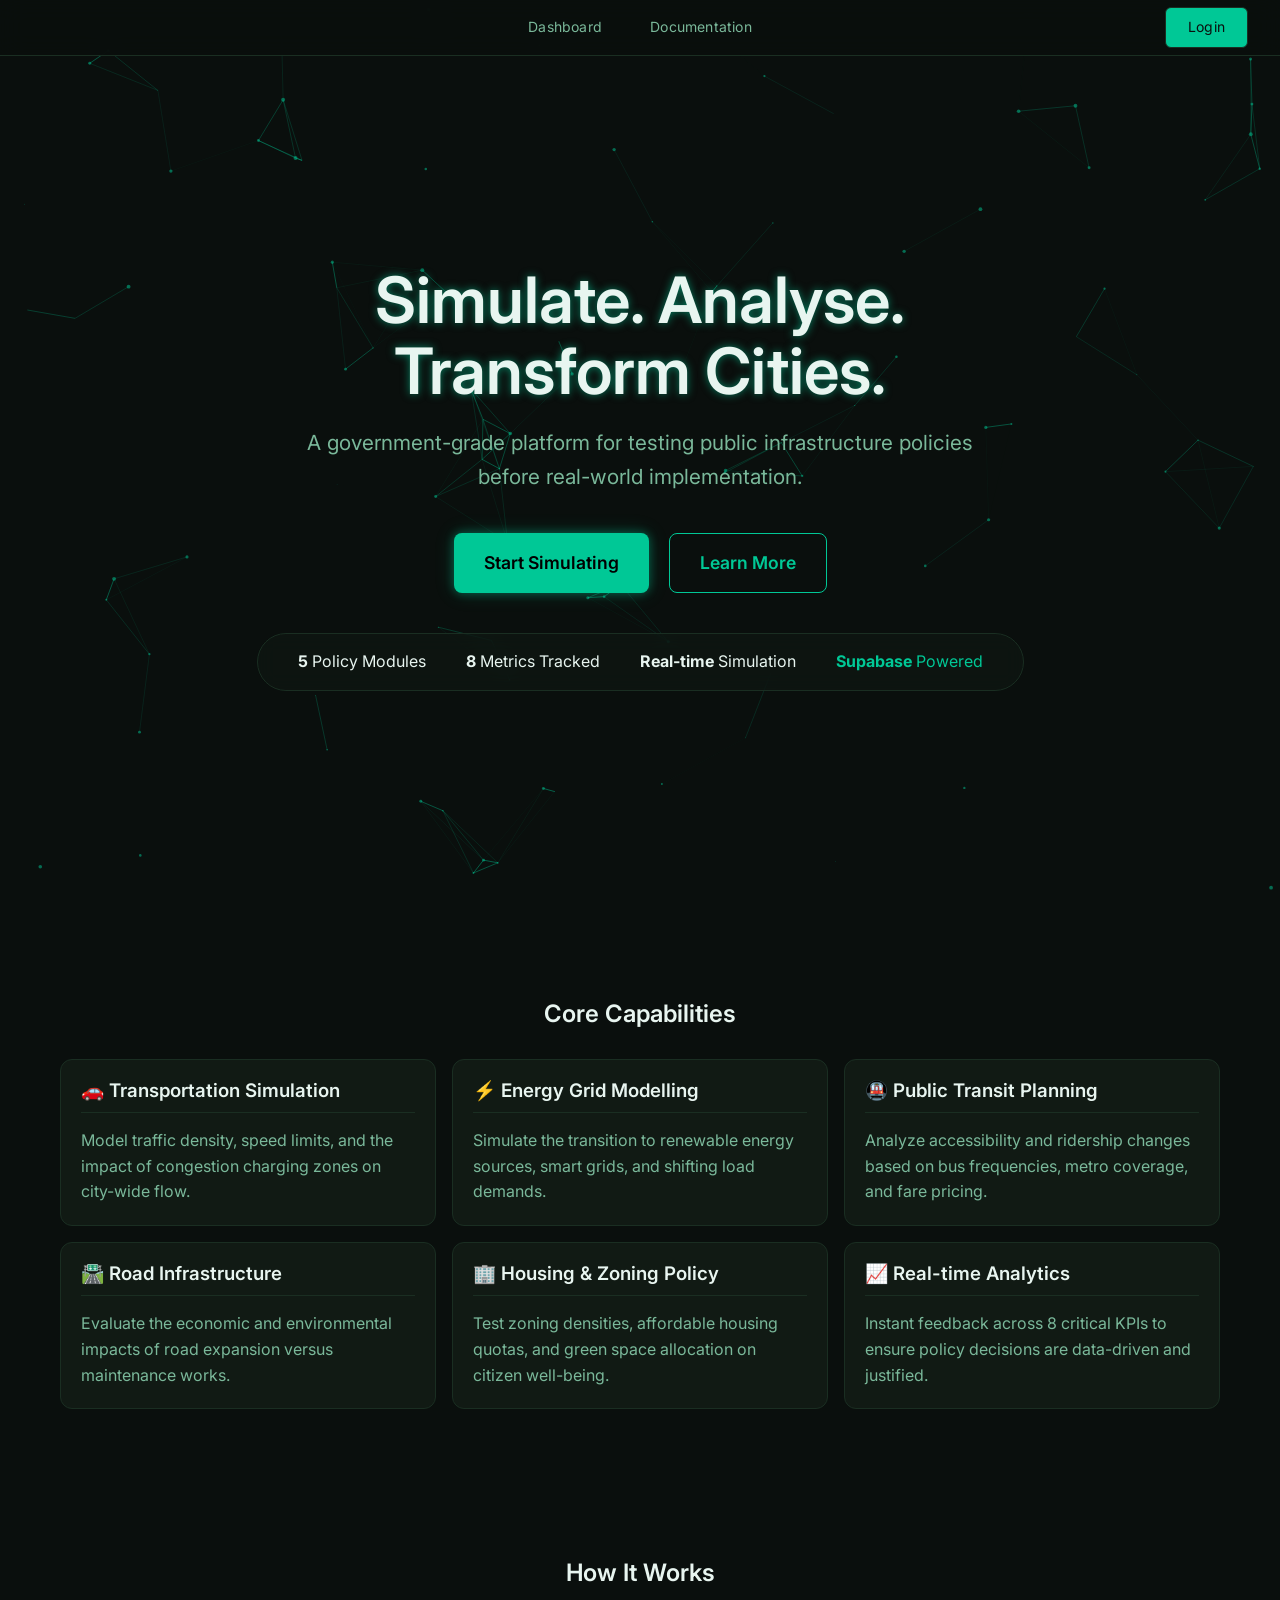
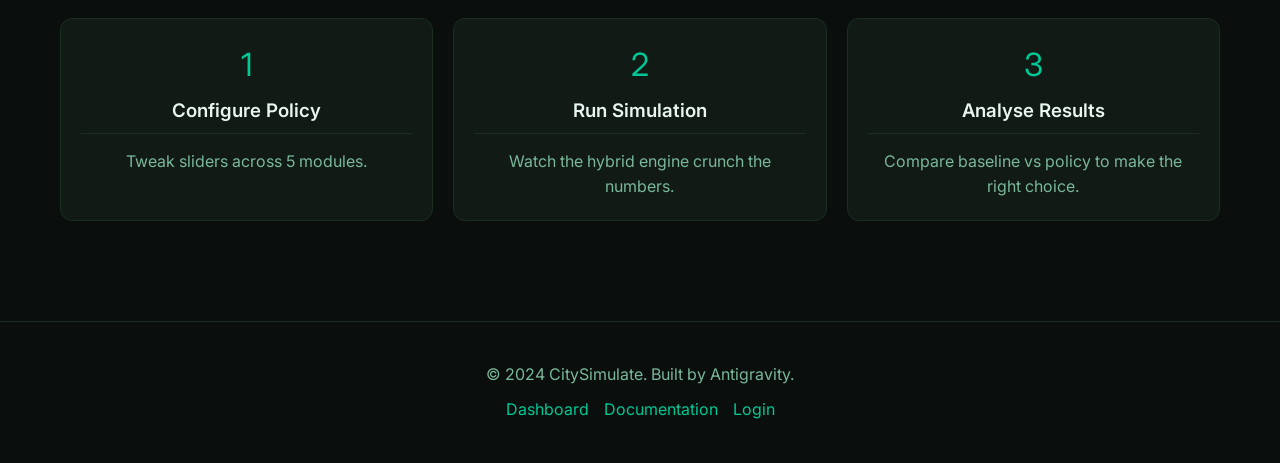
<file: index.html>
<!DOCTYPE html>
<html lang="en">

<head>
    <meta charset="UTF-8">
    <meta name="viewport" content="width=device-width, initial-scale=1.0">
    <title>CitySimulate | Infrastructure Sandbox</title>
    <link rel="stylesheet" href="css/global.css">
    <link rel="stylesheet" href="css/layout.css">
    <link rel="stylesheet" href="css/components.css">
    <style>
        .landing-header {
            position: fixed;
            top: 0;
            left: 0;
            right: 0;
            z-index: 1000;
            height: 56px;
            background: rgba(10, 15, 13, 0.92);
            backdrop-filter: blur(12px);
            -webkit-backdrop-filter: blur(12px);
            border-bottom: 1px solid #1a2e22;
            display: flex;
            align-items: center;
            justify-content: space-between;
            padding: 0 32px;
            box-sizing: border-box;
        }
        .landing-header-left {
            flex: 1;
        }
        .landing-nav {
            position: absolute;
            left: 50%;
            transform: translateX(-50%);
            display: flex;
            align-items: center;
            gap: 8px;
            margin: 0;
            padding: 0;
        }
        .landing-header-right {
            flex: 1;
            display: flex;
            justify-content: flex-end;
            align-items: center;
        }
        .landing-nav-link {
            display: inline-block;
            padding: 8px 20px;
            font-size: 14px;
            font-weight: 400;
            color: #7ab89a;
            text-decoration: none;
            border-radius: 6px;
            letter-spacing: 0.2px;
            transition: background 0.2s ease, color 0.2s ease;
            white-space: nowrap;
        }
        .landing-nav-link:hover {
            background: rgba(0, 200, 150, 0.08);
            color: #e8f5f0;
        }
        .landing-nav-login {
            color: #e8f5f0;
            background: transparent;
            font-weight: 400;
            padding: 8px 22px;
            border: 1px solid #1a2e22;
        }
        .landing-nav-login:hover {
            background: rgba(0, 200, 150, 0.08);
            color: #e8f5f0;
            border-color: #2a4a35;
        }
        @media (max-width: 600px) {
            .landing-header {
                padding: 0 16px;
            }
            .landing-nav {
                gap: 2px;
            }
            .landing-nav-link {
                padding: 7px 10px;
                font-size: 12px;
            }
        }
    </style>
</head>

<body>
    <header class="landing-header">
        <div class="landing-header-left"></div>

        <nav class="landing-nav">
            <a href="dashboard.html" class="landing-nav-link" id="nav-dashboard">Dashboard</a>
            <a href="docs.html" class="landing-nav-link" id="nav-docs">Documentation</a>
        </nav>

        <div class="landing-header-right">
            <a href="login.html" class="landing-nav-link landing-nav-login" id="nav-login">Login</a>
        </div>
    </header>

    <div class="hero" style="padding-top: 56px;">
        <canvas id="canvas-bg"></canvas>
        <div class="hero-content">
            <h1 class="glow-text">Simulate. Analyse.<br>Transform Cities.</h1>
            <p>A government-grade platform for testing public infrastructure policies before real-world implementation.
            </p>
            <div style="display:flex; gap:20px; justify-content:center; margin-bottom: 40px;">
                <a href="dashboard.html" class="btn btn-primary btn-large">Start Simulating</a>
                <a href="docs.html" class="btn btn-ghost btn-large">Learn More</a>
            </div>

            <div class="stats-bar card"
                style="display: inline-flex; gap: 40px; justify-content: center; padding: 15px 40px; border-radius: 50px; background: rgba(17,26,20,0.5); backdrop-filter: blur(10px);">
                <div><strong>5</strong> Policy Modules</div>
                <div><strong>8</strong> Metrics Tracked</div>
                <div><strong>Real-time</strong> Simulation</div>
                <div style="color:var(--color-primary)"><strong>Supabase</strong> Powered</div>
            </div>
        </div>
    </div>

    <div class="container section" style="padding: 100px 20px;">
        <h2 class="text-center mb-3">Core Capabilities</h2>
        <div class="kpi-grid" style="grid-template-columns: repeat(auto-fit, minmax(300px, 1fr));">
            <div class="card">
                <h3>🚗 Transportation Simulation</h3>
                <p class="text-secondary">Model traffic density, speed limits, and the impact of congestion charging
                    zones on city-wide flow.</p>
            </div>
            <div class="card">
                <h3>⚡ Energy Grid Modelling</h3>
                <p class="text-secondary">Simulate the transition to renewable energy sources, smart grids, and shifting
                    load demands.</p>
            </div>
            <div class="card">
                <h3>🚇 Public Transit Planning</h3>
                <p class="text-secondary">Analyze accessibility and ridership changes based on bus frequencies, metro
                    coverage, and fare pricing.</p>
            </div>
            <div class="card">
                <h3>🛣️ Road Infrastructure</h3>
                <p class="text-secondary">Evaluate the economic and environmental impacts of road expansion versus
                    maintenance works.</p>
            </div>
            <div class="card">
                <h3>🏢 Housing & Zoning Policy</h3>
                <p class="text-secondary">Test zoning densities, affordable housing quotas, and green space allocation
                    on citizen well-being.</p>
            </div>
            <div class="card">
                <h3>📈 Real-time Analytics</h3>
                <p class="text-secondary">Instant feedback across 8 critical KPIs to ensure policy decisions are
                    data-driven and justified.</p>
            </div>
        </div>
    </div>

    <div class="container section" style="padding: 50px 20px 100px; text-align: center;">
        <h2 class="mb-3">How It Works</h2>
        <div style="display: flex; gap: 20px; justify-content: center; flex-wrap: wrap;">
            <div class="card" style="flex: 1; min-width: 250px;">
                <div style="font-size: 2rem; color: var(--color-primary); margin-bottom: 10px;">1</div>
                <h3>Configure Policy</h3>
                <p class="text-secondary">Tweak sliders across 5 modules.</p>
            </div>
            <div class="card" style="flex: 1; min-width: 250px;">
                <div style="font-size: 2rem; color: var(--color-primary); margin-bottom: 10px;">2</div>
                <h3>Run Simulation</h3>
                <p class="text-secondary">Watch the hybrid engine crunch the numbers.</p>
            </div>
            <div class="card" style="flex: 1; min-width: 250px;">
                <div style="font-size: 2rem; color: var(--color-primary); margin-bottom: 10px;">3</div>
                <h3>Analyse Results</h3>
                <p class="text-secondary">Compare baseline vs policy to make the right choice.</p>
            </div>
        </div>
    </div>

    <footer
        style="text-align: center; padding: 40px; border-top: 1px solid var(--border-color); color: var(--text-secondary);">
        <p>&copy; 2024 CitySimulate. Built by Antigravity.</p>
        <div style="margin-top: 10px; display: flex; gap: 15px; justify-content: center;">
            <a href="dashboard.html">Dashboard</a>
            <a href="docs.html">Documentation</a>
            <a href="login.html">Login</a>
        </div>
    </footer>

    <!-- Background Animation Script -->
    <script>
        const canvas = document.getElementById('canvas-bg');
        const ctx = canvas.getContext('2d');
        canvas.width = window.innerWidth;
        canvas.height = window.innerHeight;

        const dots = [];
        for (let i = 0; i < 100; i++) {
            dots.push({
                x: Math.random() * canvas.width,
                y: Math.random() * canvas.height,
                vx: (Math.random() - 0.5) * 0.5,
                vy: (Math.random() - 0.5) * 0.5,
                radius: Math.random() * 2
            });
        }

        function draw() {
            ctx.clearRect(0, 0, canvas.width, canvas.height);
            ctx.fillStyle = '#00c896';

            dots.forEach(dot => {
                dot.x += dot.vx;
                dot.y += dot.vy;

                if (dot.x < 0 || dot.x > canvas.width) dot.vx *= -1;
                if (dot.y < 0 || dot.y > canvas.height) dot.vy *= -1;

                ctx.beginPath();
                ctx.arc(dot.x, dot.y, dot.radius, 0, Math.PI * 2);
                ctx.globalAlpha = 0.5;
                ctx.fill();
            });

            // Draw lines between close dots
            for (let i = 0; i < dots.length; i++) {
                for (let j = i + 1; j < dots.length; j++) {
                    const dx = dots[i].x - dots[j].x;
                    const dy = dots[i].y - dots[j].y;
                    const dist = Math.sqrt(dx * dx + dy * dy);

                    if (dist < 100) {
                        ctx.beginPath();
                        ctx.strokeStyle = '#00c896';
                        ctx.globalAlpha = 1 - (dist / 100);
                        ctx.lineWidth = 0.5;
                        ctx.moveTo(dots[i].x, dots[i].y);
                        ctx.lineTo(dots[j].x, dots[j].y);
                        ctx.stroke();
                    }
                }
            }
            requestAnimationFrame(draw);
        }
        draw();

        window.addEventListener('resize', () => {
            canvas.width = window.innerWidth;
            canvas.height = window.innerHeight;
        });
    </script>

    <script>
        (function() {
            var path = window.location.pathname;
            var links = document.querySelectorAll('.landing-nav-link');
            links.forEach(function(link) {
                if (link.href && window.location.href.indexOf(link.getAttribute('href')) > -1) {
                    link.style.color = '#00c896';
                    link.style.background = 'rgba(0, 200, 150, 0.1)';
                }
            });
            var loginBtn = document.getElementById('nav-login');
            if (loginBtn) {
                loginBtn.style.color = '#0a0f0d';
                loginBtn.style.background = '#00c896';
            }
        })();
    </script>
</body>

</html>
</file>
<file: css/global.css>
@import url('https://fonts.googleapis.com/css2?family=Inter:wght@300;400;500;600;700&display=swap');

:root {
  --bg-primary: #0a0f0d;
  --bg-surface: #111a14;
  --color-primary: #00c896;
  --color-secondary: #00e6b0;
  --text-primary: #e8f5f0;
  --text-secondary: #7ab89a;
  --border-color: #1a2e22;
  --radius-card: 12px;
  --radius-button: 8px;
  --glow-primary: 0 0 10px rgba(0, 200, 150, 0.4), 0 0 20px rgba(0, 200, 150, 0.2);
  --glow-text: 0 0 8px rgba(0, 200, 150, 0.6);
  --transition: 0.3s ease;
}

* {
  margin: 0;
  padding: 0;
  box-sizing: border-box;
}

body {
  font-family: 'Inter', sans-serif;
  background-color: var(--bg-primary);
  color: var(--text-primary);
  line-height: 1.6;
  overflow-x: hidden;
}

a {
  color: var(--color-primary);
  text-decoration: none;
  transition: color var(--transition);
}

a:hover {
  color: var(--color-secondary);
}

h1, h2, h3, h4, h5, h6 {
  color: var(--text-primary);
  font-weight: 600;
  line-height: 1.2;
}

/* Scrollbar */
::-webkit-scrollbar {
  width: 8px;
  height: 8px;
}
::-webkit-scrollbar-track {
  background: var(--bg-primary);
}
::-webkit-scrollbar-thumb {
  background: var(--border-color);
  border-radius: 4px;
}
::-webkit-scrollbar-thumb:hover {
  background: var(--color-primary);
}
</file>
<file: css/layout.css>
.container {
  max-width: 1200px;
  margin: 0 auto;
  padding: 0 20px;
}

.hero {
  position: relative;
  min-height: 100vh;
  display: flex;
  align-items: center;
  justify-content: center;
  overflow: hidden;
}

#canvas-bg {
  position: absolute;
  top: 0;
  left: 0;
  width: 100%;
  height: 100%;
  z-index: 0;
}

.hero-content {
  position: relative;
  z-index: 1;
  text-align: center;
  max-width: 900px;
  padding: 0 20px;
}

.hero-content h1 {
  font-size: 4rem;
  line-height: 1.1;
  margin-bottom: 20px;
}

.hero-content p {
  font-size: 1.3rem;
  color: var(--text-secondary);
  margin-bottom: 40px;
  max-width: 700px;
  margin-left: auto;
  margin-right: auto;
}

.section {
  padding: 80px 20px;
}


.navbar {
  height: 60px;
  min-height: 60px;
  padding: 0 32px;
  display: flex;
  align-items: center;
  justify-content: space-between;
  box-sizing: border-box;
  gap: 24px;
  background-color: rgba(17, 26, 20, 0.8);
  backdrop-filter: blur(10px);
  border-bottom: 1px solid var(--border-color);
  position: sticky;
  top: 0;
  z-index: 100;
}

.nav-links {
  display: flex;
  align-items: center;
  gap: 6px;
  list-style: none;
  margin: 0;
  padding: 0;
  flex-wrap: nowrap;
}

.nav-links a {
  color: var(--text-secondary);
  padding: 8px 14px;
  border-radius: 6px;
  font-size: 13px;
  font-weight: 500;
  letter-spacing: 0.3px;
  white-space: nowrap;
  text-decoration: none;
  transition: background 0.2s ease, color 0.2s ease;
  display: inline-block;
}

.nav-links a:hover {
  color: var(--text-primary);
  background: rgba(0, 200, 150, 0.1);
}

.nav-links a.active {
  color: var(--text-primary);
  background: rgba(0, 200, 150, 0.15);
}

.nav-right {
  display: flex;
  align-items: center;
  gap: 12px;
  flex-shrink: 0;
  margin-left: 8px;
}

.dashboard-layout {
  display: flex;
  height: calc(100vh - 60px);
}

.sidebar {
  width: 280px;
  background-color: var(--bg-surface);
  border-right: 1px solid var(--border-color);
  padding: 20px;
  overflow-y: auto;
  display: flex;
  flex-direction: column;
  gap: 20px;
}

.main-content {
  flex: 1;
  display: flex;
  flex-direction: column;
  position: relative;
  overflow-y: auto;
}

.map-container {
  flex: 1;
  min-height: 400px;
  width: 100%;
  position: relative;
  z-index: 1;
}

.dashboard-bottom {
  border-top: 1px solid var(--border-color);
  background-color: var(--bg-primary);
  padding: 20px;
}

.kpi-grid {
  display: grid;
  grid-template-columns: repeat(4, 1fr);
  grid-template-rows: repeat(2, auto);
  gap: 16px;
  width: 100%;
  box-sizing: border-box;
  align-items: stretch;
}

@media (max-width: 1100px) {
  .kpi-grid {
    grid-template-columns: repeat(4, 1fr);
    gap: 12px;
  }
}

@media (max-width: 700px) {
  .kpi-grid {
    grid-template-columns: repeat(2, 1fr);
    grid-template-rows: repeat(4, auto);
    gap: 10px;
  }
  .kpi-card .kpi-value {
    font-size: 22px;
  }
}

@media (max-width: 400px) {
  .kpi-grid {
    grid-template-columns: repeat(2, 1fr);
    gap: 8px;
  }
  .kpi-card {
    padding: 14px 8px;
  }
  .kpi-card .kpi-value {
    font-size: 18px;
  }
}

.two-column {
  display: grid;
  grid-template-columns: 350px 1fr;
  gap: 30px;
  align-items: flex-start;
}

.three-area {
  display: flex;
  flex-direction: column;
  gap: 30px;
  padding: 20px;
}

.docs-layout {
  display: grid;
  grid-template-columns: 250px 1fr;
  gap: 40px;
}

.compare-layout {
  display: grid;
  grid-template-columns: 1fr 400px 1fr;
  gap: 20px;
  padding: 20px;
}

@media (max-width: 1100px) {
  .nav-links a {
    padding: 7px 10px;
    font-size: 12px;
  }
  .navbar {
    padding: 0 20px;
    gap: 16px;
  }
}

@media (max-width: 900px) {
  .nav-links {
    gap: 2px;
  }
  .nav-links a {
    padding: 6px 8px;
    font-size: 11px;
  }
}

@media (max-width: 768px) {
  .hero-content h1 {
    font-size: 2.5rem;
  }
  .hero-content p {
    font-size: 1.1rem;
  }
  .dashboard-layout {
    flex-direction: column;
  }
  .sidebar {
    width: 100%;
    height: auto;
    max-height: 40vh;
    border-right: none;
    border-bottom: 1px solid var(--border-color);
  }
  .two-column {
    grid-template-columns: 1fr;
  }
  .nav-links {
    display: none;
  }
  .nav-links.open {
    display: flex;
    flex-direction: column;
    position: absolute;
    top: 60px;
    left: 0;
    right: 0;
    background: var(--bg-surface, #111a14);
    border-bottom: 1px solid var(--border-color, #1a2e22);
    padding: 12px 20px;
    gap: 4px;
    z-index: 999;
  }
  .docs-layout {
    grid-template-columns: 1fr;
  }
  .compare-layout {
    grid-template-columns: 1fr;
  }
  .compare-chart-center {
    order: -1;
  }
}
</file>
<file: css/components.css>
.btn {
  display: inline-flex;
  align-items: center;
  justify-content: center;
  padding: 10px 20px;
  border-radius: var(--radius-button);
  font-family: 'Inter', sans-serif;
  font-weight: 600;
  cursor: pointer;
  transition: all var(--transition);
  border: none;
  background: transparent;
  gap: 8px;
  text-decoration: none;
}

.btn-primary {
  background-color: var(--color-primary);
  color: #000;
  box-shadow: var(--glow-primary);
}

.btn-primary:hover {
  background-color: var(--color-secondary);
  box-shadow: 0 0 15px rgba(0, 230, 176, 0.6);
  transform: translateY(-2px);
}

.btn-ghost {
  border: 1px solid var(--color-primary);
  color: var(--color-primary);
}

.btn-ghost:hover {
  background-color: rgba(0, 200, 150, 0.1);
  box-shadow: var(--glow-primary);
}

.btn-block {
  width: 100%;
}

.btn-large {
  padding: 15px 30px;
  font-size: 1.1rem;
}

.card {
  background-color: var(--bg-surface);
  border: 1px solid var(--border-color);
  border-radius: var(--radius-card);
  padding: 20px;
  transition: transform var(--transition), box-shadow var(--transition);
}

.card:hover {
  transform: translateY(-2px);
  box-shadow: 0 10px 20px rgba(0,0,0,0.3), 0 0 10px rgba(0, 200, 150, 0.05);
}

.card h3 {
  margin-bottom: 15px;
  padding-bottom: 10px;
  border-bottom: 1px solid var(--border-color);
}

.kpi-card {
  display: flex;
  flex-direction: column;
  align-items: center;
  justify-content: flex-start;
  text-align: center;
  padding: 20px 12px;
  background: var(--bg-surface, #111a14);
  border: 1px solid var(--border-color, #1a2e22);
  border-radius: var(--radius-card, 12px);
  box-sizing: border-box;
  min-width: 0;
  width: 100%;
  transition: box-shadow 0.3s ease, border-color 0.3s ease;
}

.kpi-card.improved {
  border-color: var(--color-primary, #00c896);
  box-shadow: 0 0 16px rgba(0, 200, 150, 0.15);
}

.kpi-card.worsened {
  border-color: var(--color-danger, #e05050);
  box-shadow: 0 0 16px rgba(224, 80, 80, 0.15);
}

.kpi-card .kpi-icon {
  font-size: 28px;
  margin-bottom: 8px;
  display: block;
}

.kpi-card .kpi-label {
  font-size: 12px;
  color: var(--text-secondary, #7ab89a);
  margin-bottom: 10px;
  display: block;
  line-height: 1.3;
}

.kpi-card .kpi-value {
  font-size: 26px;
  font-weight: 700;
  color: var(--color-primary, #00c896);
  margin-bottom: 4px;
  display: block;
}

.kpi-card .kpi-baseline {
  font-size: 11px;
  color: var(--text-muted, #4a7a5a);
  margin-bottom: 8px;
  display: block;
}

.kpi-card .kpi-change {
  margin-top: auto;
  display: block;
}

.kpi-card .metric-header {
  display: flex;
  align-items: center;
  gap: 8px;
  color: var(--text-secondary);
  font-size: 0.85rem;
  text-transform: uppercase;
  letter-spacing: 0.5px;
}

.kpi-card .metric-value {
  font-size: 1.8rem;
  font-weight: 700;
  color: var(--text-primary);
}

.kpi-card .metric-change {
  font-size: 0.85rem;
  font-weight: 500;
  display: flex;
  align-items: center;
  gap: 4px;
}

.metric-change.positive { color: var(--color-primary); }
.metric-change.negative { color: #e05050; }
.metric-change.neutral { color: var(--text-secondary); }

/* Forms */
.input-group {
  margin-bottom: 15px;
}
.input-group label {
  display: flex;
  justify-content: space-between;
  margin-bottom: 8px;
  color: var(--text-secondary);
  font-size: 0.9rem;
}
.input-group .val-display {
  color: var(--color-primary);
  font-weight: 600;
}
.input-group input[type="text"],
.input-group input[type="email"],
.input-group input[type="password"],
.input-group input[type="number"],
.input-group select,
.input-group textarea {
  width: 100%;
  padding: 10px 15px;
  border-radius: var(--radius-button);
  background-color: var(--bg-primary);
  border: 1px solid var(--border-color);
  color: var(--text-primary);
  font-family: 'Inter', sans-serif;
  transition: border-color var(--transition);
}
.input-group input:focus,
.input-group select:focus,
.input-group textarea:focus {
  outline: none;
  border-color: var(--color-primary);
  box-shadow: 0 0 0 1px var(--color-primary);
}

/* Custom Teal Slider */
input[type=range] {
  -webkit-appearance: none;
  width: 100%;
  background: transparent;
  padding: 10px 0;
}
input[type=range]::-webkit-slider-thumb {
  -webkit-appearance: none;
  height: 16px;
  width: 16px;
  border-radius: 50%;
  background: var(--color-primary);
  cursor: pointer;
  margin-top: -6px;
  box-shadow: var(--glow-primary);
}
input[type=range]::-webkit-slider-runnable-track {
  width: 100%;
  height: 4px;
  cursor: pointer;
  background: var(--border-color);
  border-radius: 2px;
}
input[type=range]:focus {
  outline: none;
}
input[type=range]:focus::-webkit-slider-runnable-track {
  background: #2a4a35;
}

/* Custom Checkbox Toggle */
.toggle-switch {
  display: flex;
  align-items: center;
  justify-content: space-between;
  margin-bottom: 15px;
}
.toggle-switch label {
  color: var(--text-secondary);
  font-size: 0.9rem;
  margin-bottom: 0;
}
.switch {
  position: relative;
  display: inline-block;
  width: 44px;
  height: 24px;
}
.switch input {
  opacity: 0;
  width: 0;
  height: 0;
}
.slider {
  position: absolute;
  cursor: pointer;
  top: 0;
  left: 0;
  right: 0;
  bottom: 0;
  background-color: var(--border-color);
  transition: .4s;
  border-radius: 24px;
}
.slider:before {
  position: absolute;
  content: "";
  height: 16px;
  width: 16px;
  left: 4px;
  bottom: 4px;
  background-color: var(--text-primary);
  transition: .4s;
  border-radius: 50%;
}
input:checked + .slider {
  background-color: var(--color-primary);
  box-shadow: 0 0 8px rgba(0, 200, 150, 0.4);
}
input:checked + .slider:before {
  transform: translateX(20px);
  background-color: #000;
}

/* Tabs */
.tabs {
  display: flex;
  gap: 5px;
  border-bottom: 1px solid var(--border-color);
  margin-bottom: 20px;
  overflow: hidden;
  overflow-x: hidden;
  overflow-y: hidden;
  scrollbar-width: none;
  -ms-overflow-style: none;
}
.tabs::-webkit-scrollbar {
  display: none;
  width: 0;
  height: 0;
}

/* Hide sidebar scrollbar */
.sidebar {
  scrollbar-width: none;
  -ms-overflow-style: none;
}
.sidebar::-webkit-scrollbar {
  display: none;
  width: 0;
  height: 0;
}
.tab-btn {
  background: transparent;
  border: none;
  color: var(--text-secondary);
  font-size: 0.9rem;
  cursor: pointer;
  padding: 10px 15px;
  white-space: nowrap;
  border-bottom: 2px solid transparent;
  transition: all var(--transition);
  outline: none;
}
.tab-btn:hover {
  color: var(--text-primary);
}
.tab-btn.active {
  color: var(--color-primary);
  font-weight: 600;
  border-bottom: 2px solid var(--color-primary);
}
.tab-content {
  display: none;
}
.tab-content.active {
  display: block;
}

.logo {
  font-size: 18px;
  font-weight: 700;
  letter-spacing: 0.5px;
  white-space: nowrap;
  flex-shrink: 0;
  margin-right: 8px;
  color: var(--text-primary);
  text-shadow: var(--glow-text);
  display: flex;
  align-items: center;
  gap: 10px;
}

.avatar {
  width: 32px;
  height: 32px;
  border-radius: 50%;
  background-color: var(--color-primary);
  display: flex;
  align-items: center;
  justify-content: center;
  color: #000;
  font-weight: 700;
  font-size: 0.9rem;
}

.badge {
  display: inline-block;
  padding: 4px 8px;
  border-radius: 12px;
  font-size: 0.75rem;
  font-weight: 600;
  background-color: rgba(0, 200, 150, 0.1);
  color: var(--color-primary);
  border: 1px solid rgba(0, 200, 150, 0.2);
}

/* Loading Spinner */
.spinner {
  width: 40px;
  height: 40px;
  border: 4px solid rgba(0, 200, 150, 0.1);
  border-left-color: var(--color-primary);
  border-radius: 50%;
  animation: spin 1s linear infinite;
  margin: 20px auto;
}
@keyframes spin {
  to { transform: rotate(360deg); }
}

/* Utility */
.text-center { text-align: center; }
.mb-1 { margin-bottom: 10px; }
.mb-2 { margin-bottom: 20px; }
.mb-3 { margin-bottom: 30px; }
.mt-1 { margin-top: 10px; }
.mt-2 { margin-top: 20px; }
.flex-between { display: flex; justify-content: space-between; align-items: center; }
.text-primary { color: var(--color-primary); text-shadow: var(--glow-text); }
.text-secondary { color: var(--text-secondary); }
.glow-text { text-shadow: var(--glow-text); }

/* ═══════════════════════════════════════ */
/* NEW FEATURE STYLES                      */
/* ═══════════════════════════════════════ */

/* Purple ghost button variant */
.btn-ghost-purple {
  border: 1px solid #7c3aed;
  color: #a78bfa;
  background: transparent;
  display: inline-flex;
  align-items: center;
  justify-content: center;
  padding: 10px 20px;
  border-radius: var(--radius-button);
  font-family: 'Inter', sans-serif;
  font-weight: 600;
  cursor: pointer;
  transition: all var(--transition);
  gap: 8px;
  text-decoration: none;
  width: 100%;
}
.btn-ghost-purple:hover {
  background: rgba(139,92,246,0.1);
  box-shadow: 0 0 15px rgba(139,92,246,0.3);
}
.btn-ghost-purple.active {
  background: rgba(139,92,246,0.15);
  box-shadow: 0 0 20px rgba(139,92,246,0.4);
  border-color: #a78bfa;
}

/* Collapsible sidebar sections */
.sidebar-section {
  border-bottom: 1px solid var(--border-color);
  padding-bottom: 15px;
}
.sidebar-section-header {
  display: flex;
  align-items: center;
  justify-content: space-between;
  cursor: pointer;
  padding: 8px 0;
  color: var(--text-secondary);
  font-size: 0.85rem;
  font-weight: 600;
  text-transform: uppercase;
  letter-spacing: 0.5px;
  user-select: none;
}
.sidebar-section-header:hover { color: var(--text-primary); }
.sidebar-section-header .chevron {
  transition: transform 0.2s ease;
  font-size: 0.7rem;
}
.sidebar-section-header.collapsed .chevron { transform: rotate(-90deg); }
.sidebar-section-body { overflow: hidden; transition: max-height 0.3s ease; }
.sidebar-section-body.collapsed { max-height: 0 !important; padding: 0; }

/* Active items mini-list */
.active-items-list {
  max-height: 200px;
  overflow-y: auto;
  margin-top: 10px;
}
.active-item {
  display: flex;
  align-items: center;
  gap: 8px;
  padding: 6px 10px;
  background: rgba(139,92,246,0.08);
  border: 1px solid rgba(139,92,246,0.15);
  border-radius: 6px;
  margin-bottom: 5px;
  font-size: 0.8rem;
  color: var(--text-secondary);
}
.active-item .dot {
  width: 8px; height: 8px; border-radius: 50%; flex-shrink: 0;
}
.active-item .item-label { flex: 1; overflow: hidden; text-overflow: ellipsis; white-space: nowrap; }
.active-item .remove-btn {
  background: none; border: none; color: #e05050; cursor: pointer;
  font-size: 0.9rem; padding: 0 4px; opacity: 0.6; transition: opacity 0.2s;
}
.active-item .remove-btn:hover { opacity: 1; }

/* Bus stop marker */
.bus-stop-marker {
  background: rgba(139,92,246,0.3);
  border: 2px solid #7c3aed;
  border-radius: 50%;
  display: flex; align-items: center; justify-content: center;
  font-size: 12px;
  width: 24px; height: 24px;
  box-shadow: 0 0 12px rgba(139,92,246,0.6);
}

/* Marching ants animation for bus route drawing */
@keyframes marchingAnts {
  to { stroke-dashoffset: -16; }
}
.bus-route-drawing { animation: marchingAnts 0.6s linear infinite; }

/* Animated bus icon */
.bus-icon-marker {
  font-size: 20px;
  filter: drop-shadow(0 0 6px rgba(139,92,246,0.8));
  transition: transform 0.1s linear;
}

/* Route label tooltip */
.route-label {
  background: rgba(10,15,13,0.85);
  backdrop-filter: blur(12px);
  border: 1px solid rgba(139,92,246,0.3);
  border-radius: 6px;
  padding: 4px 10px;
  color: #a78bfa;
  font-size: 0.75rem;
  font-weight: 600;
  white-space: nowrap;
  pointer-events: none;
}

/* Infrastructure marker */
.infra-marker {
  background: rgba(139,92,246,0.15);
  border: 1.5px solid rgba(139,92,246,0.5);
  border-radius: 8px;
  display: flex; align-items: center; justify-content: center;
  font-size: 20px;
  width: 40px; height: 40px;
  backdrop-filter: blur(8px);
  box-shadow: 0 0 15px rgba(139,92,246,0.3);
  transition: all 0.2s ease;
  cursor: pointer;
}
.infra-marker:hover {
  box-shadow: 0 0 25px rgba(139,92,246,0.6);
  transform: scale(1.1);
}

/* Infrastructure picker panel */
.infra-picker {
  position: absolute;
  bottom: 70px; left: 50%;
  transform: translateX(-50%);
  z-index: 1000;
  background: rgba(10,15,13,0.92);
  backdrop-filter: blur(16px);
  border: 1px solid rgba(139,92,246,0.25);
  border-radius: 12px;
  padding: 15px;
  min-width: 380px;
  box-shadow: 0 10px 40px rgba(0,0,0,0.5);
}
.infra-picker .tab-row {
  display: flex; gap: 5px; margin-bottom: 12px;
  border-bottom: 1px solid var(--border-color); padding-bottom: 8px;
}
.infra-picker .tab-row button {
  background: transparent; border: none; color: var(--text-secondary);
  font-size: 0.8rem; cursor: pointer; padding: 6px 12px; border-radius: 6px;
  transition: all 0.2s;
}
.infra-picker .tab-row button.active {
  background: rgba(139,92,246,0.15); color: #a78bfa;
}
.infra-picker .icon-grid {
  display: grid; grid-template-columns: repeat(4, 1fr); gap: 8px;
}
.infra-picker .icon-grid button {
  display: flex; flex-direction: column; align-items: center; gap: 4px;
  background: rgba(139,92,246,0.06); border: 1px solid rgba(139,92,246,0.12);
  border-radius: 8px; padding: 10px 5px; cursor: pointer;
  color: var(--text-secondary); font-size: 0.7rem; transition: all 0.2s;
}
.infra-picker .icon-grid button:hover {
  background: rgba(139,92,246,0.15); border-color: rgba(139,92,246,0.4);
  color: var(--text-primary);
}
.infra-picker .icon-grid button .emoji { font-size: 1.5rem; }
.infra-placing-bar {
  position: absolute; bottom: 20px; left: 50%; transform: translateX(-50%);
  z-index: 1000; background: rgba(10,15,13,0.9); backdrop-filter: blur(12px);
  border: 1px solid rgba(139,92,246,0.3); border-radius: 8px;
  padding: 8px 16px; color: #a78bfa; font-size: 0.85rem;
  display: flex; align-items: center; gap: 10px;
  box-shadow: 0 5px 20px rgba(0,0,0,0.4);
}
.infra-placing-bar .cancel-btn {
  background: none; border: 1px solid rgba(239,68,68,0.4);
  color: #ef4444; padding: 3px 8px; border-radius: 4px;
  cursor: pointer; font-size: 0.75rem;
}

/* Traffic region label */
.traffic-label {
  background: rgba(10,15,13,0.8);
  backdrop-filter: blur(8px);
  border-radius: 6px;
  padding: 4px 8px;
  font-size: 0.7rem;
  color: var(--text-primary);
  white-space: nowrap;
  text-align: center;
  pointer-events: none;
  border: 1px solid rgba(255,255,255,0.1);
}

/* Traffic intensity popup */
.traffic-popup {
  background: rgba(10,15,13,0.95);
  backdrop-filter: blur(16px);
  border: 1px solid rgba(139,92,246,0.3);
  border-radius: 10px;
  padding: 12px;
  min-width: 200px;
}
.traffic-popup h4 {
  color: var(--text-primary);
  font-size: 0.85rem;
  margin-bottom: 10px;
  text-align: center;
}
.traffic-popup .intensity-btns {
  display: grid; grid-template-columns: 1fr 1fr; gap: 6px;
}
.traffic-popup .intensity-btn {
  padding: 8px; border-radius: 6px; border: none; cursor: pointer;
  font-size: 0.8rem; font-weight: 600; transition: all 0.2s;
  display: flex; align-items: center; justify-content: center; gap: 4px;
}
.traffic-popup .intensity-btn:hover { transform: scale(1.05); }
.traffic-popup .intensity-btn.low { background: rgba(34,197,94,0.25); color: #22c55e; }
.traffic-popup .intensity-btn.medium { background: rgba(234,179,8,0.25); color: #eab308; }
.traffic-popup .intensity-btn.high { background: rgba(239,68,68,0.25); color: #ef4444; }
.traffic-popup .intensity-btn.critical { background: rgba(139,92,246,0.25); color: #7c3aed; }

/* Glassmorphism popup for route naming */
.route-popup {
  background: rgba(10,15,13,0.95);
  backdrop-filter: blur(16px);
  border: 1px solid rgba(139,92,246,0.3);
  border-radius: 12px;
  padding: 20px;
  min-width: 300px;
}
.route-popup h4 { color: var(--text-primary); margin-bottom: 12px; }
.route-popup .input-group { margin-bottom: 12px; }
.route-popup .input-group label { color: var(--text-secondary); font-size: 0.85rem; margin-bottom: 5px; display: block; }
.route-popup .input-group input,
.route-popup .input-group select {
  width: 100%; padding: 8px 12px; border-radius: 6px;
  background: var(--bg-primary); border: 1px solid var(--border-color);
  color: var(--text-primary); font-family: 'Inter', sans-serif;
}
.route-popup .btn-row { display: flex; gap: 8px; margin-top: 15px; }
.route-popup .btn-save {
  flex: 1; padding: 8px; border: none; border-radius: 6px;
  background: #7c3aed; color: #fff; font-weight: 600; cursor: pointer;
  transition: all 0.2s;
}
.route-popup .btn-save:hover { background: #6d28d9; }
.route-popup .btn-cancel {
  padding: 8px 16px; border: 1px solid var(--border-color); border-radius: 6px;
  background: transparent; color: var(--text-secondary); cursor: pointer;
}

/* Simulation overlay */
.sim-overlay {
  position: absolute; top: 0; left: 0; right: 0; bottom: 0;
  background: rgba(10,15,13,0.92);
  backdrop-filter: blur(20px);
  z-index: 500;
  display: flex; flex-direction: column;
  align-items: center; justify-content: center;
  gap: 30px; padding: 40px;
  opacity: 0; pointer-events: none;
  transition: opacity 0.4s ease;
}
.sim-overlay.active { opacity: 1; pointer-events: all; }
.sim-overlay .sim-title {
  font-size: 1.8rem; font-weight: 700; color: var(--text-primary);
  text-align: center;
}
.sim-overlay .sim-subtitle {
  color: var(--text-secondary); font-size: 1rem; margin-top: 5px; text-align: center;
}
.computing-metrics-grid,
.sim-overlay .metrics-grid {
  display: grid;
  grid-template-columns: repeat(4, 1fr);
  grid-template-rows: repeat(2, auto);
  gap: 12px 16px;
  width: 100%;
  max-width: 960px;
  margin: 24px auto 0 auto;
  padding: 0 8px;
  box-sizing: border-box;
}

.computing-metric-item,
.sim-overlay .metric-anim-card {
  display: flex;
  flex-direction: column;
  align-items: center;
  justify-content: center;
  text-align: center;
  padding: 14px 10px;
  background: var(--bg-elevated, #162019);
  border: 1px solid var(--border-color, #1a2e22);
  border-radius: 10px;
  min-width: 0;
  width: 100%;
  box-sizing: border-box;
  transition: border-color 0.5s ease;
}

.computing-metric-item .compute-icon,
.sim-overlay .metric-anim-card .metric-name {
  font-size: 22px;
  margin-bottom: 6px;
  display: block;
}

.computing-metric-item .compute-label {
  font-size: 11px;
  color: var(--text-secondary, #7ab89a);
  margin-bottom: 6px;
  display: block;
  white-space: nowrap;
  overflow: hidden;
  text-overflow: ellipsis;
  width: 100%;
}

.sim-overlay .metric-anim-card .metric-name {
  font-size: 0.8rem; color: var(--text-secondary);
  text-transform: uppercase; letter-spacing: 0.5px; margin-bottom: 8px;
}

.computing-metric-item .compute-value,
.sim-overlay .metric-anim-card .metric-anim-value {
  font-size: 18px;
  font-weight: 700;
  color: var(--color-primary, #00c896);
  display: block;
  transition: color 0.5s ease;
  font-variant-numeric: tabular-nums;
}

.sim-overlay .metric-anim-card .metric-arrow {
  font-size: 0.9rem; margin: 5px 0; color: var(--text-secondary);
}
.sim-overlay .metric-anim-card .metric-bar {
  height: 4px; background: var(--border-color);
  border-radius: 2px; margin-top: 8px; overflow: hidden;
}
.sim-overlay .metric-anim-card .metric-bar-fill {
  height: 100%; width: 0; border-radius: 2px;
  transition: width 3.5s ease, background 1s ease;
  background: var(--color-primary);
}

@media (max-width: 960px) {
  .computing-metrics-grid,
  .sim-overlay .metrics-grid {
    grid-template-columns: repeat(4, 1fr);
    gap: 10px 12px;
  }
}

@media (max-width: 700px) {
  .computing-metrics-grid,
  .sim-overlay .metrics-grid {
    grid-template-columns: repeat(2, 1fr);
    grid-template-rows: repeat(4, auto);
    gap: 8px 10px;
  }
}

@media (max-width: 400px) {
  .computing-metrics-grid,
  .sim-overlay .metrics-grid {
    grid-template-columns: repeat(2, 1fr);
    gap: 6px 8px;
  }
  .computing-metric-item,
  .sim-overlay .metric-anim-card {
    padding: 10px 6px;
  }
  .computing-metric-item .compute-value,
  .sim-overlay .metric-anim-card .metric-anim-value {
    font-size: 15px;
  }
}
.sim-overlay .sim-progress {
  width: 100%; max-width: 500px;
}
.sim-overlay .sim-progress-bar {
  height: 6px; background: var(--border-color);
  border-radius: 3px; overflow: hidden; margin-bottom: 10px;
}
.sim-overlay .sim-progress-fill {
  height: 100%; width: 0; background: linear-gradient(90deg, #7c3aed, #06b6d4);
  border-radius: 3px; transition: width 4s linear;
}
.sim-overlay .sim-status {
  color: var(--text-secondary); font-size: 0.9rem;
  text-align: center; min-height: 1.4em;
}
.sim-overlay .sim-complete {
  font-size: 1.5rem; font-weight: 700; color: var(--color-primary);
  animation: pulseIn 0.5s ease;
}
@keyframes pulseIn {
  0% { transform: scale(0.8); opacity: 0; }
  50% { transform: scale(1.05); }
  100% { transform: scale(1); opacity: 1; }
}

/* Map instruction tooltip */
.map-instruction {
  position: absolute; top: 15px; left: 50%; transform: translateX(-50%);
  z-index: 1000;
  background: rgba(10,15,13,0.9); backdrop-filter: blur(12px);
  border: 1px solid rgba(139,92,246,0.3); border-radius: 8px;
  padding: 8px 16px; color: #a78bfa; font-size: 0.85rem;
  pointer-events: none;
  animation: fadeInDown 0.3s ease;
}
@keyframes fadeInDown {
  from { opacity: 0; transform: translateX(-50%) translateY(-10px); }
  to { opacity: 1; transform: translateX(-50%) translateY(0); }
}

/* Canvas overlay for traffic dots */
#traffic-canvas {
  position: absolute; top: 0; left: 0;
  width: 100%; height: 100%;
  z-index: 400; pointer-events: none;
}

/* ═══════════════════════════════════════ */
/* RESULTS PAGE STYLES                     */
/* ═══════════════════════════════════════ */

.results-metrics-grid {
  display: grid; grid-template-columns: repeat(4, 1fr); gap: 16px;
  margin-bottom: 30px; width: 100%;
}
@media (max-width: 1200px) {
  .results-metrics-grid { grid-template-columns: repeat(2, 1fr); }
}
@media (max-width: 600px) {
  .results-metrics-grid { grid-template-columns: 1fr; }
}
.result-metric-card {
  background: var(--bg-surface);
  border: 1px solid var(--border-color);
  border-radius: var(--radius-card);
  padding: 20px;
  position: relative;
  overflow: hidden;
  transition: all 0.3s ease;
}
.result-metric-card .baseline-val {
  font-size: 0.8rem; color: var(--text-secondary); margin-bottom: 4px;
}
.result-metric-card .final-val {
  font-size: 2rem; font-weight: 700; color: var(--text-primary);
  font-variant-numeric: tabular-nums;
}
.result-metric-card .abs-change {
  font-size: 0.85rem; margin-top: 4px;
}
.result-metric-card .pct-badge {
  display: inline-block; padding: 3px 10px; border-radius: 12px;
  font-size: 0.85rem; font-weight: 700; margin-top: 8px;
}
.result-metric-card .pct-badge.green {
  background: rgba(34,197,94,0.15); color: #22c55e;
}
.result-metric-card .pct-badge.red {
  background: rgba(239,68,68,0.15); color: #ef4444;
}
.result-metric-card .spark-bar {
  display: flex; gap: 4px; margin-top: 10px; height: 6px;
}
.result-metric-card .spark-bar .before {
  background: var(--border-color); border-radius: 3px; transition: width 1s ease;
}
.result-metric-card .spark-bar .after {
  border-radius: 3px; transition: width 1s ease;
}

/* Breakdown section */
.breakdown-section { margin-bottom: 30px; }
.breakdown-section h3 {
  margin-bottom: 15px; padding-bottom: 10px;
  border-bottom: 1px solid var(--border-color);
}
.breakdown-row {
  display: flex; align-items: center; gap: 12px;
  padding: 12px 15px; margin-bottom: 8px;
  background: var(--bg-surface);
  border: 1px solid var(--border-color);
  border-radius: 8px;
  transition: all 0.2s;
}
.breakdown-row:hover {
  border-color: rgba(139,92,246,0.3);
  background: rgba(17,26,20,0.8);
}
.breakdown-row .emoji { font-size: 1.3rem; }
.breakdown-row .policy-name {
  flex: 1; font-weight: 500; color: var(--text-primary); font-size: 0.9rem;
}
.breakdown-row .impact-badges { display: flex; gap: 6px; flex-wrap: wrap; }
.impact-tag {
  padding: 3px 8px; border-radius: 4px; font-size: 0.75rem; font-weight: 600;
}
.impact-tag.positive { background: rgba(34,197,94,0.15); color: #22c55e; }
.impact-tag.negative { background: rgba(239,68,68,0.15); color: #ef4444; }

/* Charts section */
.charts-grid {
  display: grid; grid-template-columns: 1fr 1fr; gap: 20px;
  margin-bottom: 30px;
}
.chart-card {
  background: var(--bg-surface);
  border: 1px solid var(--border-color);
  border-radius: var(--radius-card);
  padding: 20px;
}
.chart-card h3 { font-size: 1rem; margin-bottom: 15px; padding-bottom: 10px; border-bottom: 1px solid var(--border-color); }
.chart-card canvas { width: 100% !important; }

/* Policy summary table */
.policy-table {
  width: 100%; border-collapse: collapse;
  background: var(--bg-surface);
  border-radius: var(--radius-card);
  overflow: hidden;
}
.policy-table th {
  background: rgba(139,92,246,0.1);
  color: #a78bfa; font-size: 0.8rem; text-transform: uppercase;
  letter-spacing: 0.5px; padding: 12px 15px; text-align: left;
  border-bottom: 1px solid var(--border-color);
}
.policy-table td {
  padding: 10px 15px; border-bottom: 1px solid var(--border-color);
  color: var(--text-secondary); font-size: 0.85rem;
}
.policy-table tr:last-child td { border-bottom: none; }
.policy-table tr:hover td { background: rgba(139,92,246,0.04); }

/* PDF button */
.btn-export {
  background: linear-gradient(135deg, #7c3aed, #06b6d4);
  color: #fff; border: none; padding: 12px 24px;
  border-radius: var(--radius-button); font-weight: 600;
  cursor: pointer; transition: all 0.3s;
  display: inline-flex; align-items: center; gap: 8px;
}
.btn-export:hover { transform: translateY(-2px); box-shadow: 0 5px 20px rgba(139,92,246,0.4); }

/* Leaflet popup overrides for dark theme */
.leaflet-popup-content-wrapper {
  background: rgba(10,15,13,0.95) !important;
  border: 1px solid rgba(139,92,246,0.3) !important;
  border-radius: 10px !important;
  color: var(--text-primary) !important;
  box-shadow: 0 5px 20px rgba(0,0,0,0.5) !important;
}
.leaflet-popup-tip { background: rgba(10,15,13,0.95) !important; }
.leaflet-popup-close-button { color: var(--text-secondary) !important; }

/* Pulse animation for active drawing modes */
@keyframes pulse-glow {
  0%, 100% { box-shadow: 0 0 5px rgba(139,92,246,0.3); }
  50% { box-shadow: 0 0 20px rgba(139,92,246,0.6); }
}
.drawing-active { animation: pulse-glow 1.5s ease-in-out infinite; }

/* Leaflet draw toolbar override */
.leaflet-draw-toolbar a { background-color: var(--bg-surface) !important; }

/* ═══════════════════════════════════════ */
/* ROAD WORK TOOL STYLES                   */
/* ═══════════════════════════════════════ */

.road-work-mode-row {
  margin-bottom: 12px;
}

.road-work-intensity-row {
  margin-bottom: 14px;
}

.tool-sub-label {
  font-size: 11px;
  color: var(--text-secondary, #7ab89a);
  display: block;
  margin-bottom: 8px;
  letter-spacing: 0.3px;
}

.intensity-options {
  display: grid;
  grid-template-columns: repeat(2, 1fr);
  gap: 6px;
}

.intensity-btn {
  padding: 7px 6px;
  font-size: 11px;
  border-radius: 6px;
  border: 1px solid var(--border-color, #1a2e22);
  background: transparent;
  color: var(--text-secondary, #7ab89a);
  cursor: pointer;
  text-align: center;
  transition: all 0.2s ease;
  white-space: nowrap;
  font-family: 'Inter', sans-serif;
}

.intensity-btn:hover {
  background: rgba(0, 200, 150, 0.08);
  color: var(--text-primary, #e8f5f0);
}

.intensity-btn.active {
  background: rgba(255, 152, 0, 0.15);
  border-color: #FF9800;
  color: #FF9800;
}

.road-work-list {
  margin-top: 10px;
  display: flex;
  flex-direction: column;
  gap: 6px;
  max-height: 160px;
  overflow-y: auto;
  scrollbar-width: none;
}

.road-work-list::-webkit-scrollbar {
  display: none;
}

.road-work-item {
  display: flex;
  align-items: center;
  justify-content: space-between;
  padding: 8px 10px;
  background: var(--bg-elevated, #162019);
  border: 1px solid var(--border-color, #1a2e22);
  border-left: 3px solid #FF9800;
  border-radius: 6px;
  font-size: 11px;
  color: var(--text-secondary, #7ab89a);
}

.road-work-item .item-label {
  display: flex;
  flex-direction: column;
  gap: 2px;
}

.road-work-item .item-name {
  font-size: 12px;
  color: var(--text-primary, #e8f5f0);
  font-weight: 500;
}

.road-work-item .item-intensity {
  font-size: 10px;
  color: #FF9800;
}

.road-work-item .item-delete {
  background: none;
  border: none;
  color: var(--text-muted, #4a7a5a);
  cursor: pointer;
  font-size: 14px;
  padding: 2px 4px;
  border-radius: 4px;
  transition: color 0.2s;
}

.road-work-item .item-delete:hover {
  color: var(--color-danger, #e05050);
}

.road-work-active-indicator {
  display: inline-flex;
  align-items: center;
  gap: 6px;
  font-size: 11px;
  color: #FF9800;
  background: rgba(255, 152, 0, 0.1);
  border: 1px solid rgba(255, 152, 0, 0.25);
  border-radius: 6px;
  padding: 6px 10px;
  margin-bottom: 10px;
  width: 100%;
  box-sizing: border-box;
}

.road-work-pulse {
  width: 7px;
  height: 7px;
  border-radius: 50%;
  background: #FF9800;
  animation: rwPulse 1.2s infinite;
  flex-shrink: 0;
}

@keyframes rwPulse {
  0%, 100% { opacity: 1; }
  50% { opacity: 0.3; }
}

.no-items-text {
  color: var(--text-secondary, #7ab89a);
  font-size: 0.8rem;
  padding: 5px 0;
  margin: 0;
}

.clear-btn {
  width: 100%;
  padding: 7px 10px;
  margin-top: 8px;
  font-size: 11px;
  border-radius: 6px;
  border: 1px solid rgba(224, 80, 80, 0.3);
  background: transparent;
  color: var(--color-danger, #e05050);
  cursor: pointer;
  transition: all 0.2s ease;
  font-family: 'Inter', sans-serif;
}

.clear-btn:hover {
  background: rgba(224, 80, 80, 0.1);
}

.tool-instructions {
  font-size: 11px;
  color: var(--text-secondary, #7ab89a);
  margin: 0 0 12px 0;
  line-height: 1.4;
}

.map-tool-btn {
  width: 100%;
  padding: 8px 12px;
  font-size: 12px;
  border-radius: 6px;
  border: 1px solid rgba(255, 152, 0, 0.3);
  background: transparent;
  color: #FF9800;
  cursor: pointer;
  transition: all 0.2s ease;
  font-family: 'Inter', sans-serif;
  font-weight: 500;
}

.map-tool-btn:hover {
  background: rgba(255, 152, 0, 0.1);
}

.map-tool-btn.active {
  background: rgba(255, 152, 0, 0.15);
  border-color: #FF9800;
  animation: pulse-glow-orange 1.5s ease-in-out infinite;
}

@keyframes pulse-glow-orange {
  0%, 100% { box-shadow: 0 0 5px rgba(255, 152, 0, 0.3); }
  50% { box-shadow: 0 0 15px rgba(255, 152, 0, 0.5); }
}

/* ═══════════════════════════════════════ */
/* ROAD WORK ROUTE DRAWING STYLES          */
/* ═══════════════════════════════════════ */

.rw-route-section {
  margin-bottom: 14px;
  padding: 12px;
  background: var(--bg-elevated, #162019);
  border: 1px solid var(--border-color, #1a2e22);
  border-radius: 8px;
}

.rw-point-row {
  display: flex;
  align-items: center;
  justify-content: space-between;
  gap: 8px;
  margin-bottom: 4px;
}

.rw-point-btn {
  display: flex;
  align-items: center;
  gap: 8px;
  padding: 8px 12px;
  border-radius: 6px;
  border: 1px solid var(--border-color, #1a2e22);
  background: transparent;
  color: var(--text-secondary, #7ab89a);
  font-size: 12px;
  font-family: 'Inter', sans-serif;
  cursor: pointer;
  transition: all 0.2s ease;
  flex: 1;
  white-space: nowrap;
}

.rw-point-btn:hover {
  background: rgba(0, 200, 150, 0.06);
  color: var(--text-primary, #e8f5f0);
}

.rw-point-btn.rw-selecting {
  border-color: #FF9800;
  color: #FF9800;
  background: rgba(255, 152, 0, 0.08);
  animation: rwBtnPulse 1.2s infinite;
}

.rw-point-btn.rw-set {
  border-color: #00c896;
  color: #00c896;
  background: rgba(0, 200, 150, 0.08);
}

@keyframes rwBtnPulse {
  0%, 100% { opacity: 1; }
  50% { opacity: 0.6; }
}

.rw-point-dot {
  width: 10px;
  height: 10px;
  border-radius: 50%;
  flex-shrink: 0;
  display: inline-block;
}

.rw-start-dot {
  background: #00c896;
  box-shadow: 0 0 6px rgba(0, 200, 150, 0.5);
}

.rw-end-dot {
  background: #e05050;
  box-shadow: 0 0 6px rgba(224, 80, 80, 0.5);
}

.rw-point-status {
  font-size: 10px;
  color: var(--text-muted, #4a7a5a);
  white-space: nowrap;
  min-width: 60px;
  text-align: right;
}

.rw-point-status.rw-status-set {
  color: #00c896;
}

.rw-connector-line {
  width: 1px;
  height: 14px;
  background: var(--border-color, #1a2e22);
  margin: 2px 0 2px 14px;
}

.rw-draw-route-btn {
  width: 100%;
  margin-top: 10px;
  padding: 9px 12px;
  border-radius: 6px;
  border: 1px solid #e05050;
  background: rgba(224, 80, 80, 0.08);
  color: #e05050;
  font-size: 12px;
  font-weight: 500;
  font-family: 'Inter', sans-serif;
  cursor: pointer;
  transition: all 0.2s ease;
  letter-spacing: 0.2px;
}

.rw-draw-route-btn:hover:not(:disabled) {
  background: rgba(224, 80, 80, 0.15);
  color: #ff6b6b;
}

.rw-draw-route-btn:disabled {
  opacity: 0.35;
  cursor: not-allowed;
  border-color: var(--border-color, #1a2e22);
  color: var(--text-muted, #4a7a5a);
  background: transparent;
}

.rw-clear-route-btn {
  width: 100%;
  margin-top: 6px;
  padding: 7px 12px;
  border-radius: 6px;
  border: 1px solid var(--border-color, #1a2e22);
  background: transparent;
  color: var(--text-muted, #4a7a5a);
  font-size: 11px;
  font-family: 'Inter', sans-serif;
  cursor: pointer;
  transition: all 0.2s ease;
}

.rw-clear-route-btn:hover {
  color: #e05050;
  border-color: #e05050;
  background: rgba(224, 80, 80, 0.06);
}

/* ═══════════════════════════════════════ */
/* TRAFFIC ZONE SMOOTH ANIMATION           */
/* ═══════════════════════════════════════ */

.leaflet-interactive {
  transition: none;
}

.traffic-zone-animated {
  transition: fill-opacity 0.8s ease-in-out,
              stroke-opacity 0.8s ease-in-out !important;
}

/* ═══════════════════════════════════════ */
/* HIDE TRAFFIC REGIONS BUTTON             */
/* ═══════════════════════════════════════ */

.rw-hide-traffic-btn {
  width: 100%;
  padding: 6px 10px;
  font-size: 11px;
  border-radius: 6px;
  border: 1px solid var(--border-color, #1a2e22);
  background: transparent;
  color: var(--text-muted, #4a7a5a);
  cursor: pointer;
  transition: all 0.2s ease;
  margin-top: 6px;
  letter-spacing: 0.2px;
  text-align: center;
  font-family: 'Inter', sans-serif;
}

.rw-hide-traffic-btn:hover {
  background: rgba(224, 80, 80, 0.06);
  color: #e05050;
  border-color: rgba(224, 80, 80, 0.4);
}

/* ═══════════════════════════════════════ */
/* FETCH LIVE DATA SECTION                 */
/* ═══════════════════════════════════════ */

.fetch-data-section {
  margin-bottom: 16px;
  padding: 14px;
  background: var(--bg-elevated, #162019);
  border: 1px solid var(--border-color, #1a2e22);
  border-radius: 10px;
}

.city-search-row {
  margin-bottom: 10px;
}

.city-search-label {
  display: block;
  font-size: 11px;
  color: var(--text-primary, #e8f5f0);
  letter-spacing: 0.3px;
  margin-bottom: 6px;
  font-weight: 500;
}

.city-search-input {
  width: 100%;
  padding: 8px 12px;
  background: var(--bg-surface, #111a14);
  border: 1px solid var(--border-color, #1a2e22);
  border-radius: 6px;
  color: var(--text-primary, #e8f5f0);
  font-size: 13px;
  outline: none;
  box-sizing: border-box;
  transition: border-color 0.2s ease;
  font-family: 'Inter', sans-serif;
}

.city-search-input:focus {
  border-color: var(--color-primary, #00c896);
}

.city-search-input::placeholder {
  color: var(--text-muted, #4a7a5a);
}

.btn-fetch-live {
  width: 100%;
  padding: 10px 14px;
  background: rgba(0, 200, 150, 0.1);
  border: 1px solid rgba(0, 200, 150, 0.3);
  border-radius: 8px;
  color: var(--color-primary, #00c896);
  font-size: 13px;
  font-weight: 500;
  cursor: pointer;
  transition: all 0.2s ease;
  display: flex;
  align-items: center;
  justify-content: center;
  gap: 8px;
  letter-spacing: 0.2px;
  font-family: 'Inter', sans-serif;
}

.btn-fetch-live:hover {
  background: rgba(0, 200, 150, 0.18);
  border-color: rgba(0, 200, 150, 0.5);
}

.btn-fetch-live:disabled {
  opacity: 0.5;
  cursor: not-allowed;
}

.btn-fetch-live.loading {
  animation: fetchPulse 1s ease-in-out infinite;
}

@keyframes fetchPulse {
  0%, 100% { opacity: 1; }
  50% { opacity: 0.5; }
}

.fetch-icon {
  font-size: 14px;
}

.live-data-status {
  margin-top: 10px;
  font-size: 11px;
  color: var(--text-secondary, #7ab89a);
  text-align: center;
  min-height: 16px;
  line-height: 1.4;
}

.live-data-status.error {
  color: var(--color-danger, #e05050);
}

.live-data-status.success {
  color: var(--color-primary, #00c896);
}

.live-data-badges {
  display: flex;
  flex-wrap: wrap;
  gap: 6px;
  margin-top: 10px;
}

.data-badge {
  font-size: 10px;
  padding: 3px 8px;
  border-radius: 20px;
  background: rgba(0, 200, 150, 0.08);
  border: 1px solid rgba(0, 200, 150, 0.2);
  color: var(--color-primary, #00c896);
  white-space: nowrap;
}

.data-badge.stale {
  background: rgba(240, 192, 64, 0.08);
  border-color: rgba(240, 192, 64, 0.2);
  color: #f0c040;
}

.data-badge.error {
  background: rgba(224, 80, 80, 0.08);
  border-color: rgba(224, 80, 80, 0.2);
  color: #e05050;
}

.kpi-card .live-indicator {
  display: inline-block;
  width: 6px;
  height: 6px;
  border-radius: 50%;
  background: var(--color-primary, #00c896);
  margin-left: 4px;
  animation: liveDot 2s ease-in-out infinite;
  vertical-align: middle;
}

@keyframes liveDot {
  0%, 100% { opacity: 1; }
  50% { opacity: 0.2; }
}

/* ═══════════════════════════════════════ */
/* CITY PIN & SEARCH STATUS                */
/* ═══════════════════════════════════════ */

.city-pin-pulse {
  width: 22px;
  height: 22px;
  border-radius: 50%;
  background: rgba(0, 200, 150, 0.2);
  border: 2px solid #00c896;
  display: flex;
  align-items: center;
  justify-content: center;
  animation: cityPinAnim 2s ease-in-out infinite;
}

.city-pin-dot {
  width: 8px;
  height: 8px;
  border-radius: 50%;
  background: #00c896;
}

@keyframes cityPinAnim {
  0%, 100% {
    box-shadow: 0 0 0 0 rgba(0, 200, 150, 0.5);
  }
  50% {
    box-shadow: 0 0 0 10px rgba(0, 200, 150, 0);
  }
}

.city-search-status {
  font-size: 11px;
  margin-top: 6px;
  text-align: center;
  min-height: 14px;
  transition: all 0.2s ease;
}

.city-search-status.searching {
  color: var(--text-secondary, #7ab89a);
}

.city-search-status.found {
  color: var(--color-primary, #00c896);
}

.city-search-status.not-found {
  color: var(--color-danger, #e05050);
}
</file>
